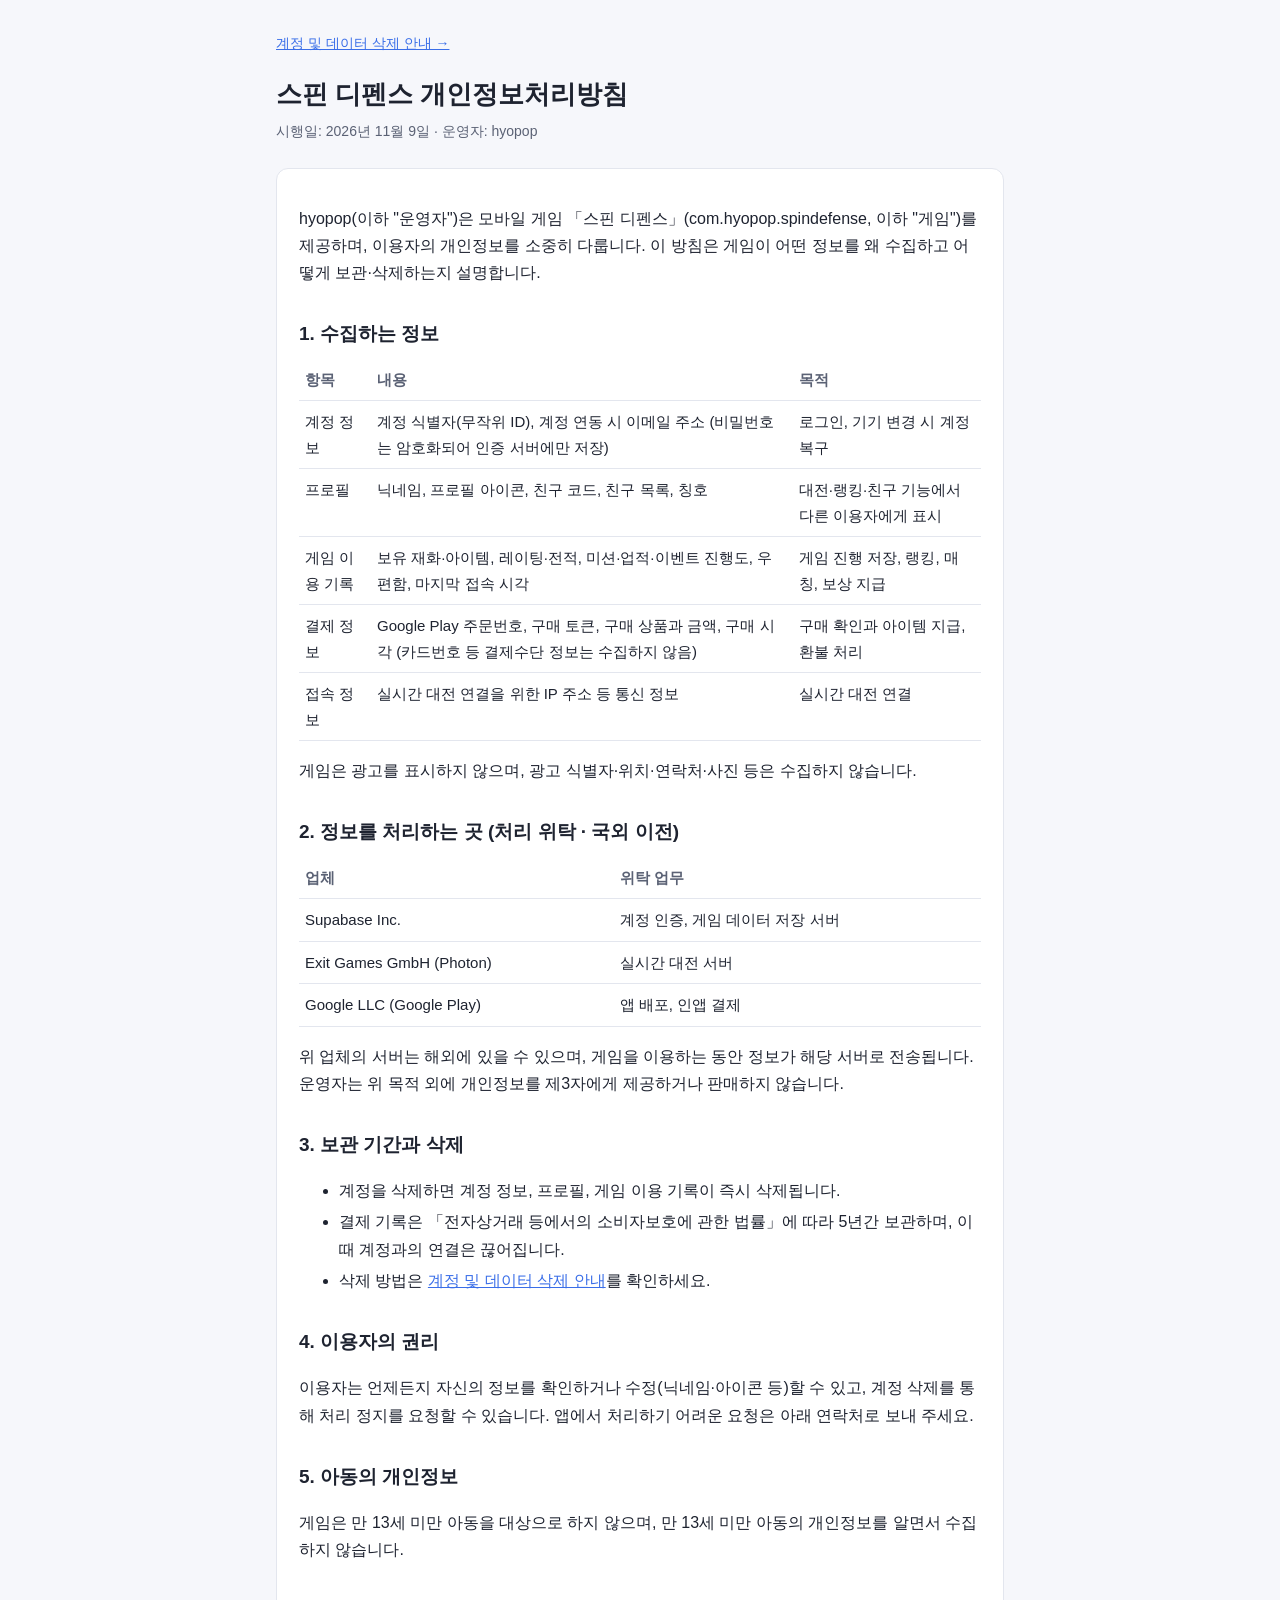
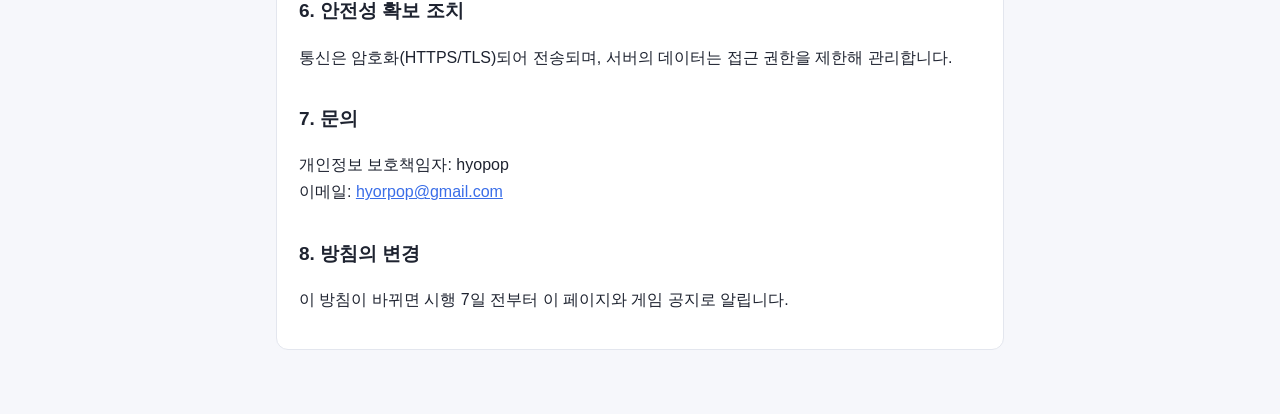
<file: spin-defense/index.html>
<!doctype html><html lang="ko"><head><meta charset="utf-8"><meta name="viewport" content="width=device-width,initial-scale=1"><title>스핀 디펜스 개인정보처리방침</title><link rel="stylesheet" href="style.css"></head><body><main>
<nav><a href="delete.html">계정 및 데이터 삭제 안내 →</a></nav>
<h1>스핀 디펜스 개인정보처리방침</h1>
<div class="meta">시행일: 2026년 11월 9일 · 운영자: hyopop</div>
<div class="card">
<p>hyopop(이하 "운영자")은 모바일 게임 「스핀 디펜스」(com.hyopop.spindefense, 이하 "게임")를 제공하며, 이용자의 개인정보를 소중히 다룹니다. 이 방침은 게임이 어떤 정보를 왜 수집하고 어떻게 보관·삭제하는지 설명합니다.</p>

<h2>1. 수집하는 정보</h2>
<table>
<tr><th>항목</th><th>내용</th><th>목적</th></tr>
<tr><td>계정 정보</td><td>계정 식별자(무작위 ID), 계정 연동 시 이메일 주소 (비밀번호는 암호화되어 인증 서버에만 저장)</td><td>로그인, 기기 변경 시 계정 복구</td></tr>
<tr><td>프로필</td><td>닉네임, 프로필 아이콘, 친구 코드, 친구 목록, 칭호</td><td>대전·랭킹·친구 기능에서 다른 이용자에게 표시</td></tr>
<tr><td>게임 이용 기록</td><td>보유 재화·아이템, 레이팅·전적, 미션·업적·이벤트 진행도, 우편함, 마지막 접속 시각</td><td>게임 진행 저장, 랭킹, 매칭, 보상 지급</td></tr>
<tr><td>결제 정보</td><td>Google Play 주문번호, 구매 토큰, 구매 상품과 금액, 구매 시각 (카드번호 등 결제수단 정보는 수집하지 않음)</td><td>구매 확인과 아이템 지급, 환불 처리</td></tr>
<tr><td>접속 정보</td><td>실시간 대전 연결을 위한 IP 주소 등 통신 정보</td><td>실시간 대전 연결</td></tr>
</table>
<p>게임은 광고를 표시하지 않으며, 광고 식별자·위치·연락처·사진 등은 수집하지 않습니다.</p>

<h2>2. 정보를 처리하는 곳 (처리 위탁 · 국외 이전)</h2>
<table>
<tr><th>업체</th><th>위탁 업무</th></tr>
<tr><td>Supabase Inc.</td><td>계정 인증, 게임 데이터 저장 서버</td></tr>
<tr><td>Exit Games GmbH (Photon)</td><td>실시간 대전 서버</td></tr>
<tr><td>Google LLC (Google Play)</td><td>앱 배포, 인앱 결제</td></tr>
</table>
<p>위 업체의 서버는 해외에 있을 수 있으며, 게임을 이용하는 동안 정보가 해당 서버로 전송됩니다. 운영자는 위 목적 외에 개인정보를 제3자에게 제공하거나 판매하지 않습니다.</p>

<h2>3. 보관 기간과 삭제</h2>
<ul>
<li>계정을 삭제하면 계정 정보, 프로필, 게임 이용 기록이 즉시 삭제됩니다.</li>
<li>결제 기록은 「전자상거래 등에서의 소비자보호에 관한 법률」에 따라 5년간 보관하며, 이때 계정과의 연결은 끊어집니다.</li>
<li>삭제 방법은 <a href="delete.html">계정 및 데이터 삭제 안내</a>를 확인하세요.</li>
</ul>

<h2>4. 이용자의 권리</h2>
<p>이용자는 언제든지 자신의 정보를 확인하거나 수정(닉네임·아이콘 등)할 수 있고, 계정 삭제를 통해 처리 정지를 요청할 수 있습니다. 앱에서 처리하기 어려운 요청은 아래 연락처로 보내 주세요.</p>

<h2>5. 아동의 개인정보</h2>
<p>게임은 만 13세 미만 아동을 대상으로 하지 않으며, 만 13세 미만 아동의 개인정보를 알면서 수집하지 않습니다.</p>

<h2>6. 안전성 확보 조치</h2>
<p>통신은 암호화(HTTPS/TLS)되어 전송되며, 서버의 데이터는 접근 권한을 제한해 관리합니다.</p>

<h2>7. 문의</h2>
<p>개인정보 보호책임자: hyopop<br>이메일: <a href="mailto:hyorpop@gmail.com">hyorpop@gmail.com</a></p>

<h2>8. 방침의 변경</h2>
<p>이 방침이 바뀌면 시행 7일 전부터 이 페이지와 게임 공지로 알립니다.</p>
</div></main></body></html>
</file>
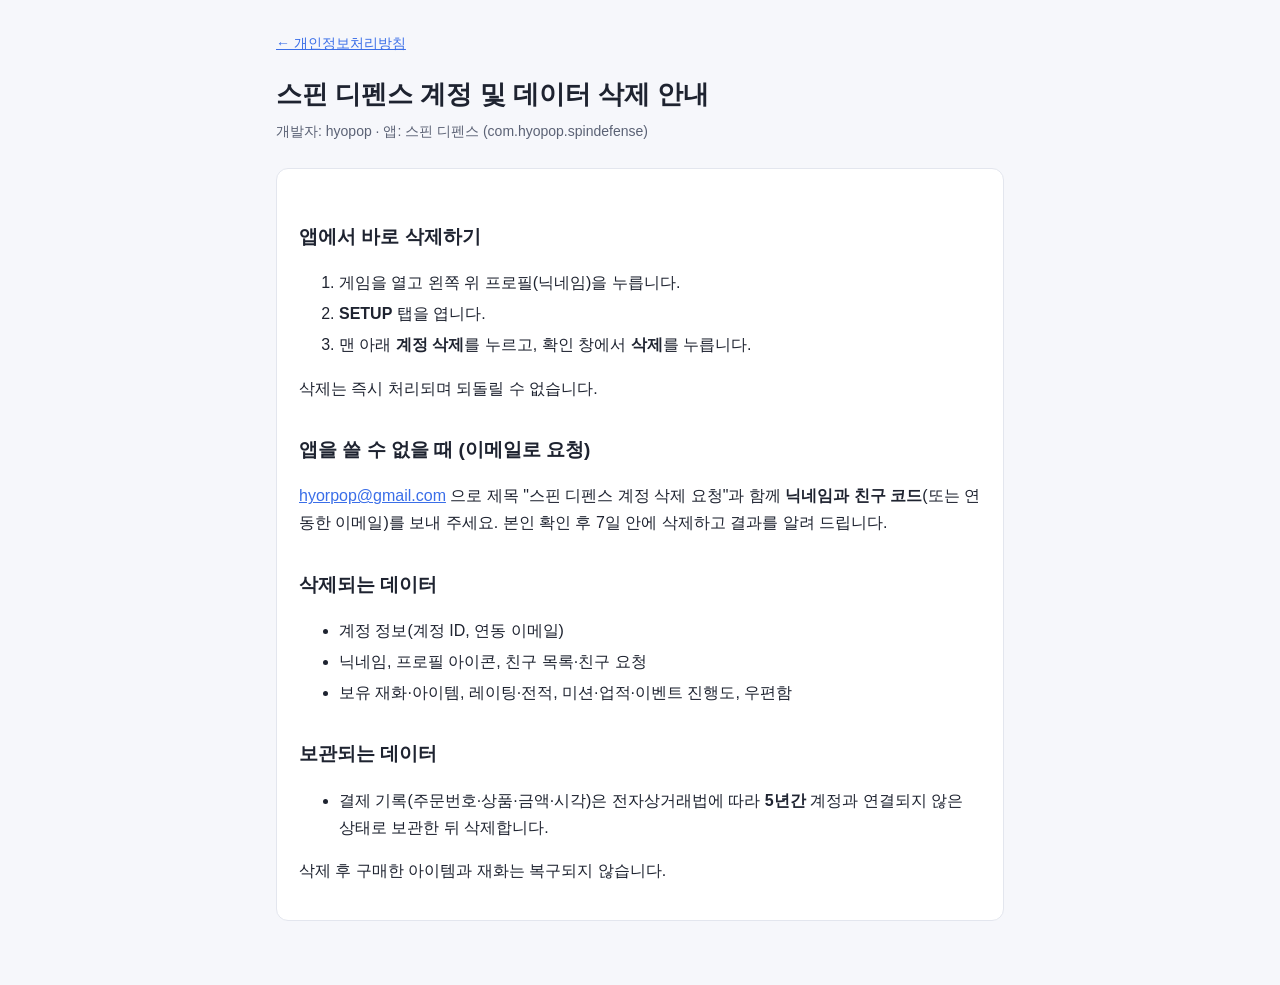
<file: spin-defense/delete.html>
<!doctype html><html lang="ko"><head><meta charset="utf-8"><meta name="viewport" content="width=device-width,initial-scale=1"><title>스핀 디펜스 계정 삭제</title><link rel="stylesheet" href="style.css"></head><body><main>
<nav><a href="index.html">← 개인정보처리방침</a></nav>
<h1>스핀 디펜스 계정 및 데이터 삭제 안내</h1>
<div class="meta">개발자: hyopop · 앱: 스핀 디펜스 (com.hyopop.spindefense)</div>
<div class="card">
<h2>앱에서 바로 삭제하기</h2>
<ol>
<li>게임을 열고 왼쪽 위 프로필(닉네임)을 누릅니다.</li>
<li><b>SETUP</b> 탭을 엽니다.</li>
<li>맨 아래 <b>계정 삭제</b>를 누르고, 확인 창에서 <b>삭제</b>를 누릅니다.</li>
</ol>
<p>삭제는 즉시 처리되며 되돌릴 수 없습니다.</p>

<h2>앱을 쓸 수 없을 때 (이메일로 요청)</h2>
<p><a href="mailto:hyorpop@gmail.com?subject=%EC%8A%A4%ED%95%80%20%EB%94%94%ED%8E%9C%EC%8A%A4%20%EA%B3%84%EC%A0%95%20%EC%82%AD%EC%A0%9C%20%EC%9A%94%EC%B2%AD">hyorpop@gmail.com</a> 으로 제목 "스핀 디펜스 계정 삭제 요청"과 함께 <b>닉네임과 친구 코드</b>(또는 연동한 이메일)를 보내 주세요. 본인 확인 후 7일 안에 삭제하고 결과를 알려 드립니다.</p>

<h2>삭제되는 데이터</h2>
<ul>
<li>계정 정보(계정 ID, 연동 이메일)</li>
<li>닉네임, 프로필 아이콘, 친구 목록·친구 요청</li>
<li>보유 재화·아이템, 레이팅·전적, 미션·업적·이벤트 진행도, 우편함</li>
</ul>
<h2>보관되는 데이터</h2>
<ul>
<li>결제 기록(주문번호·상품·금액·시각)은 전자상거래법에 따라 <b>5년간</b> 계정과 연결되지 않은 상태로 보관한 뒤 삭제합니다.</li>
</ul>
<p>삭제 후 구매한 아이템과 재화는 복구되지 않습니다.</p>
</div></main></body></html>
</file>
<file: spin-defense/style.css>
:root{--bg:#f6f7fb;--fg:#1e2330;--muted:#5b6275;--card:#fff;--line:#e3e6ee;--accent:#3a6ee8}
@media (prefers-color-scheme:dark){:root{--bg:#141823;--fg:#e8ebf2;--muted:#a3aabb;--card:#1c2130;--line:#2c3346;--accent:#7aa2ff}}
*{box-sizing:border-box}body{margin:0;background:var(--bg);color:var(--fg);font:16px/1.7 -apple-system,"Apple SD Gothic Neo","Malgun Gothic","Noto Sans KR",sans-serif}
main{max-width:760px;margin:0 auto;padding:32px 16px 64px}h1{font-size:26px;margin:0 0 4px}h2{font-size:19px;margin:32px 0 8px}
.meta{color:var(--muted);font-size:14px;margin-bottom:24px}.card{background:var(--card);border:1px solid var(--line);border-radius:12px;padding:20px 22px}
table{width:100%;border-collapse:collapse;font-size:15px}th,td{text-align:left;padding:8px 6px;border-bottom:1px solid var(--line);vertical-align:top}th{color:var(--muted);font-weight:600}
a{color:var(--accent)}ol li,ul li{margin:4px 0}nav{font-size:14px;margin-bottom:16px}
</file>
